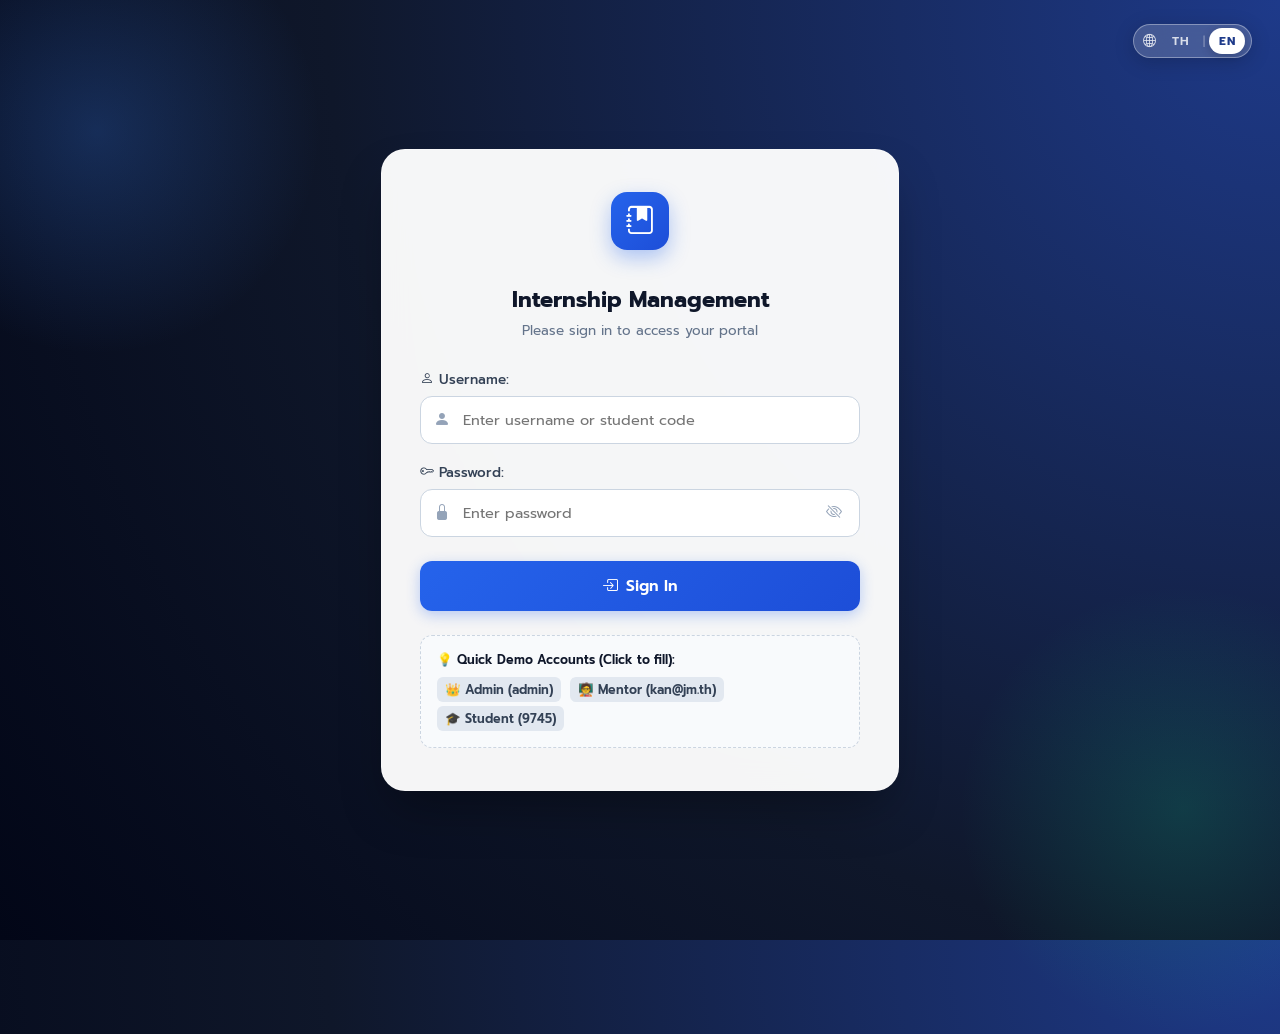
<file: login.html>
<!DOCTYPE html>
<html lang="th">

<head>
    <meta charset="UTF-8">
    <meta name="viewport" content="width=device-width, initial-scale=1.0">
    <title>เข้าสู่ระบบ - ระบบบันทึกการฝึกงาน</title>
    <!-- Bootstrap Icons -->
    <link rel="stylesheet" href="https://cdn.jsdelivr.net/npm/bootstrap-icons@1.11.3/font/bootstrap-icons.min.css">
    <link rel="stylesheet" href="color.css">
    <!-- i18n Multi-Language Scripts -->
    <script src="lang/th.js"></script>
    <script src="lang/en.js"></script>
    <script src="lang/i18n.js"></script>
</head>

<body data-i18n-page-title="login_page_title">

    <!-- จุดที่ 1: ปุ่มเปลี่ยนภาษา (Language Switcher) ส่วนหัวมุมขวาบนของหน้า Login -->
    <div class="login-lang-wrapper">
        <div class="lang-switch-toggle" onclick="toggleLanguage()" role="button" tabindex="0"
            title="สลับภาษา / Switch Language (TH | EN)" aria-label="Switch Language">
            <span class="lang-globe-icon"><i class="bi bi-globe2"></i></span>
            <span class="lang-opt th-opt active" onclick="event.stopPropagation(); setLanguage('th');" data-lang="th"
                title="ภาษาไทย">TH</span>
            <span class="lang-divider">|</span>
            <span class="lang-opt en-opt" onclick="event.stopPropagation(); setLanguage('en');" data-lang="en"
                title="English">EN</span>
        </div>
    </div>

    <div class="login-card">
        <div class="login-brand">
            <div class="login-logo-icon">
                <i class="bi bi-journal-bookmark-fill"></i>
            </div>
            <h2 data-i18n="login_card_title">ระบบจัดการการฝึกงาน</h2>
            <p class="subtitle" data-i18n="login_card_subtitle">กรุณาลงชื่อเข้าใช้เพื่อเข้าสู่ระบบ</p>
        </div>

        <div id="error-msg"
            style="color: #991b1b; background-color: #fef2f2; border: 1px solid #fecaca; padding: 12px; border-radius: 10px; margin-bottom: 18px; text-align: center; display: none; font-size: 13.5px; font-weight: 500;">
        </div>

        <form id="loginForm">
            <div style="margin-bottom: 18px;">
                <label class="form-label" for="username">
                    <i class="bi bi-person me-1"></i> <span data-i18n="login_username_label">ชื่อผู้ใช้งาน
                        (Username):</span>
                </label>
                <div class="input-wrapper">
                    <i class="bi bi-person-fill input-icon"></i>
                    <input type="text" id="username" class="form-control-custom" required
                        placeholder="กรอกชื่อผู้ใช้งาน หรือ รหัสนักศึกษา"
                        data-i18n-placeholder="login_username_placeholder" autocomplete="username">
                </div>
            </div>

            <div style="margin-bottom: 24px;">
                <label class="form-label" for="password">
                    <i class="bi bi-key me-1"></i> <span data-i18n="login_password_label">รหัสผ่าน (Password):</span>
                </label>
                <div class="input-wrapper">
                    <i class="bi bi-lock-fill input-icon"></i>
                    <input type="password" id="password" class="form-control-custom" required placeholder="กรอกรหัสผ่าน"
                        data-i18n-placeholder="login_password_placeholder" autocomplete="current-password">
                    <button type="button" class="toggle-password-btn" onclick="togglePasswordVisibility()"
                        title="แสดง/ซ่อนรหัสผ่าน" data-i18n-title="login_toggle_password">
                        <i class="bi bi-eye-slash" id="togglePasswordIcon"></i>
                    </button>
                </div>
            </div>

            <button type="submit" class="btn-login" id="submitBtn">
                <i class="bi bi-box-arrow-in-right"></i>
                <span id="submitBtnText" data-i18n="login_btn">เข้าสู่ระบบ</span>
            </button>
        </form>

        <!-- บัญชีทดสอบสำหรับความสะดวก (Demo Helper) -->
        <div class="demo-box">
            <div style="font-weight: 600; margin-bottom: 6px; color: #0f172a;" data-i18n="login_demo_title">💡
                ทดสอบเข้าใช้งานด่วน (คลิกเพื่อกรอก):</div>
            <div>
                <span class="demo-chip" onclick="fillDemo('admin', 'Admin01')" data-i18n="login_demo_admin">👑 Admin
                    (admin)</span>
                <span class="demo-chip" onclick="fillDemo('kan@jm.th', '020252')" data-i18n="login_demo_mentor">🧑‍🏫
                    Mentor (kan@jm.th)</span>
                <span class="demo-chip" onclick="fillDemo('9745', '081207')" data-i18n="login_demo_student">🎓 Student
                    (9745)</span>
            </div>
        </div>
    </div>

    <script>
        function togglePasswordVisibility() {
            const pwdInput = document.getElementById('password');
            const pwdIcon = document.getElementById('togglePasswordIcon');
            if (pwdInput.type === 'password') {
                pwdInput.type = 'text';
                pwdIcon.className = 'bi bi-eye';
            } else {
                pwdInput.type = 'password';
                pwdIcon.className = 'bi bi-eye-slash';
            }
        }

        function fillDemo(username, password) {
            document.getElementById('username').value = username;
            document.getElementById('password').value = password;
            document.getElementById('error-msg').style.display = 'none';
        }

        document.getElementById('loginForm').addEventListener('submit', async (e) => {
            e.preventDefault();
            const username = document.getElementById('username').value.trim();
            const password = document.getElementById('password').value.trim();
            const errorMsg = document.getElementById('error-msg');
            const submitBtn = document.getElementById('submitBtn');

            if (!username || !password) {
                errorMsg.innerText = t('login_err_empty', 'กรุณากรอกชื่อผู้ใช้และรหัสผ่าน');
                errorMsg.style.display = 'block';
                return;
            }

            errorMsg.style.display = 'none';
            submitBtn.disabled = true;
            submitBtn.innerHTML = `<span class="spinner-border spinner-border-sm me-2" role="status" aria-hidden="true"></span>${t('login_btn_loading', 'กำลังเข้าสู่ระบบ...')}`;

            try {
                const response = await fetch('api.php?action=login', {
                    method: 'POST',
                    headers: { 'Content-Type': 'application/json' },
                    body: JSON.stringify({ username, password })
                });

                const data = await response.json();

                if (response.ok && data.success) {
                    window.location.href = 'index.html';
                } else {
                    errorMsg.innerText = data.error || t('login_err_invalid', 'ชื่อผู้ใช้หรือรหัสผ่านไม่ถูกต้อง');
                    errorMsg.style.display = 'block';
                    submitBtn.disabled = false;
                    submitBtn.innerHTML = `<i class="bi bi-box-arrow-in-right"></i><span data-i18n="login_btn">${t('login_btn', 'เข้าสู่ระบบ')}</span>`;
                }
            } catch (err) {
                errorMsg.innerText = t('login_err_server', 'เกิดข้อผิดพลาดในการเชื่อมต่อเซิร์ฟเวอร์');
                errorMsg.style.display = 'block';
                submitBtn.disabled = false;
                submitBtn.innerHTML = `<i class="bi bi-box-arrow-in-right"></i><span data-i18n="login_btn">${t('login_btn', 'เข้าสู่ระบบ')}</span>`;
            }
        });
    </script>
</body>

</html>
</file>
<file: color.css>
/* =========================================================
   LOGIN THEME - COLOR.CSS (ธีมโมเดิร์น สวยงาม สบายตา)
   ========================================================= */
@import url('https://cdn.jsdelivr.net/npm/bootstrap-icons@1.11.3/font/bootstrap-icons.min.css');
@import url('https://fonts.googleapis.com/css2?family=Prompt:wght@300;400;500;600;700&family=Kanit:wght@300;400;500;600&display=swap');

:root {
    --login-bg: #0f172a;
    --card-bg: rgba(255, 255, 255, 0.96);
    --primary: #2563eb;
    --primary-hover: #1d4ed8;
    --text-dark: #0f172a;
    --text-muted: #64748b;
    --border-soft: #e2e8f0;
}

body {
    display: flex;
    justify-content: center;
    align-items: center;
    min-height: 100vh;
    background: radial-gradient(circle at top right, #1e3a8a, #0f172a 60%, #020617);
    margin: 0;
    font-family: "Prompt", "Kanit", sans-serif;
    color: var(--text-dark);
    padding: 20px;
    position: relative;
    overflow-x: hidden;
}

/* Decorative Background Glows */
body::before {
    content: '';
    position: absolute;
    top: -10%;
    left: -10%;
    width: 450px;
    height: 450px;
    border-radius: 50%;
    background: radial-gradient(circle, rgba(59, 130, 246, 0.25), transparent 70%);
    pointer-events: none;
}

body::after {
    content: '';
    position: absolute;
    bottom: -10%;
    right: -10%;
    width: 450px;
    height: 450px;
    border-radius: 50%;
    background: radial-gradient(circle, rgba(16, 185, 129, 0.2), transparent 70%);
    pointer-events: none;
}

.login-card {
    background: var(--card-bg);
    backdrop-filter: blur(16px);
    -webkit-backdrop-filter: blur(16px);
    padding: 42px 38px;
    border-radius: 24px;
    box-shadow: 0 25px 50px -12px rgba(0, 0, 0, 0.35);
    width: 100%;
    max-width: 440px;
    border: 1px solid rgba(255, 255, 255, 0.3);
    position: relative;
    z-index: 10;
    animation: fadeIn 0.4s ease-out;
}

@keyframes fadeIn {
    from {
        opacity: 0;
        transform: translateY(12px);
    }

    to {
        opacity: 1;
        transform: translateY(0);
    }
}

.login-brand {
    text-align: center;
    margin-bottom: 28px;
}

.login-logo-icon {
    width: 58px;
    height: 58px;
    border-radius: 16px;
    background: linear-gradient(135deg, #2563eb 0%, #1d4ed8 100%);
    color: #ffffff;
    display: inline-flex;
    align-items: center;
    justify-content: center;
    font-size: 28px;
    box-shadow: 0 8px 20px rgba(37, 99, 235, 0.35);
    margin-bottom: 14px;
}

.login-card h2 {
    color: var(--text-dark);
    font-weight: 700;
    font-size: 22px;
    margin-bottom: 4px;
}

.login-card p.subtitle {
    color: var(--text-muted);
    font-size: 13.5px;
    margin: 0;
}

.form-label {
    font-weight: 500;
    font-size: 13.5px;
    color: #334155;
    margin-bottom: 6px;
    display: block;
}

.input-wrapper {
    position: relative;
    display: flex;
    align-items: center;
}

.input-icon {
    position: absolute;
    left: 14px;
    color: #94a3b8;
    font-size: 16px;
    pointer-events: none;
}

.form-control-custom {
    width: 100%;
    padding: 12px 14px 12px 42px;
    border: 1.5px solid #cbd5e1;
    border-radius: 12px;
    font-size: 14.5px;
    font-family: inherit;
    color: #0f172a;
    box-sizing: border-box;
    transition: all 0.2s ease;
    background: #ffffff;
}

.form-control-custom:focus {
    outline: none;
    border-color: #3b82f6;
    box-shadow: 0 0 0 4px rgba(59, 130, 246, 0.15);
}

.toggle-password-btn {
    position: absolute;
    right: 12px;
    background: transparent;
    border: 0;
    color: #94a3b8;
    cursor: pointer;
    padding: 6px;
    font-size: 16px;
    border-radius: 6px;
}

.toggle-password-btn:hover {
    color: #334155;
}

.btn-login {
    width: 100%;
    padding: 13px;
    background: linear-gradient(135deg, #2563eb 0%, #1d4ed8 100%);
    color: white;
    border: none;
    border-radius: 12px;
    font-size: 15.5px;
    font-weight: 600;
    font-family: inherit;
    cursor: pointer;
    transition: all 0.2s ease;
    box-shadow: 0 4px 14px rgba(37, 99, 235, 0.3);
    display: flex;
    align-items: center;
    justify-content: center;
    gap: 8px;
    margin-top: 10px;
}

.btn-login:hover {
    background: linear-gradient(135deg, #1d4ed8 0%, #1e40af 100%);
    transform: translateY(-1px);
    box-shadow: 0 8px 20px rgba(37, 99, 235, 0.4);
}

.btn-login:active {
    transform: translateY(0);
}

.demo-box {
    margin-top: 24px;
    padding: 14px 16px;
    background: #f8fafc;
    border: 1px dashed #cbd5e1;
    border-radius: 12px;
    font-size: 12.5px;
    color: var(--text-muted);
}

.demo-chip {
    display: inline-block;
    padding: 3px 8px;
    background: #e2e8f0;
    border-radius: 6px;
    cursor: pointer;
    font-weight: 600;
    color: #334155;
    margin: 2px 4px 2px 0;
    transition: all 0.15s;
}

.demo-chip:hover {
    background: #2563eb;
    color: #ffffff;
}

/* =========================================================
   LANGUAGE SWITCHER (TOP-RIGHT CORNER & HEADER)
   ========================================================= */
.login-lang-wrapper {
    position: absolute;
    top: 24px;
    right: 28px;
    z-index: 100;
}

.login-lang-wrapper .lang-switch-toggle,
.lang-switcher-widget {
    display: inline-flex;
    align-items: center;
    gap: 3px;
    background: rgba(255, 255, 255, 0.18);
    backdrop-filter: blur(16px);
    -webkit-backdrop-filter: blur(16px);
    border: 1px solid rgba(255, 255, 255, 0.35);
    border-radius: 9999px;
    padding: 3px 6px;
    box-shadow: 0 4px 20px rgba(0, 0, 0, 0.18);
    user-select: none;
    cursor: pointer;
    transition: all 0.25s ease;
}

.login-lang-wrapper .lang-switch-toggle:hover,
.lang-switcher-widget:hover {
    background: rgba(255, 255, 255, 0.25);
    border-color: rgba(255, 255, 255, 0.5);
    transform: translateY(-1px);
}

.login-lang-wrapper .lang-globe-icon {
    font-size: 13px;
    color: rgba(255, 255, 255, 0.85);
    margin: 0 3px;
}

.login-lang-wrapper .lang-opt,
.lang-switch-btn {
    background: transparent;
    border: none;
    color: rgba(255, 255, 255, 0.8);
    font-size: 12px;
    font-weight: 600;
    padding: 4px 10px;
    border-radius: 9999px;
    cursor: pointer;
    transition: all 0.2s ease;
    outline: none;
    letter-spacing: 0.5px;
    display: inline-flex;
    align-items: center;
    justify-content: center;
}

.login-lang-wrapper .lang-opt:hover,
.lang-switch-btn:hover {
    color: #ffffff;
    background: rgba(255, 255, 255, 0.15);
}

.login-lang-wrapper .lang-opt.active,
.lang-switch-btn.active {
    background: #ffffff !important;
    color: #1e3a8a !important;
    font-weight: 700;
    box-shadow: 0 2px 10px rgba(0, 0, 0, 0.2);
}

.login-lang-wrapper .lang-divider,
.lang-switch-divider {
    color: rgba(255, 255, 255, 0.4);
    font-size: 11px;
    margin: 0 1px;
    user-select: none;
}
</file>
